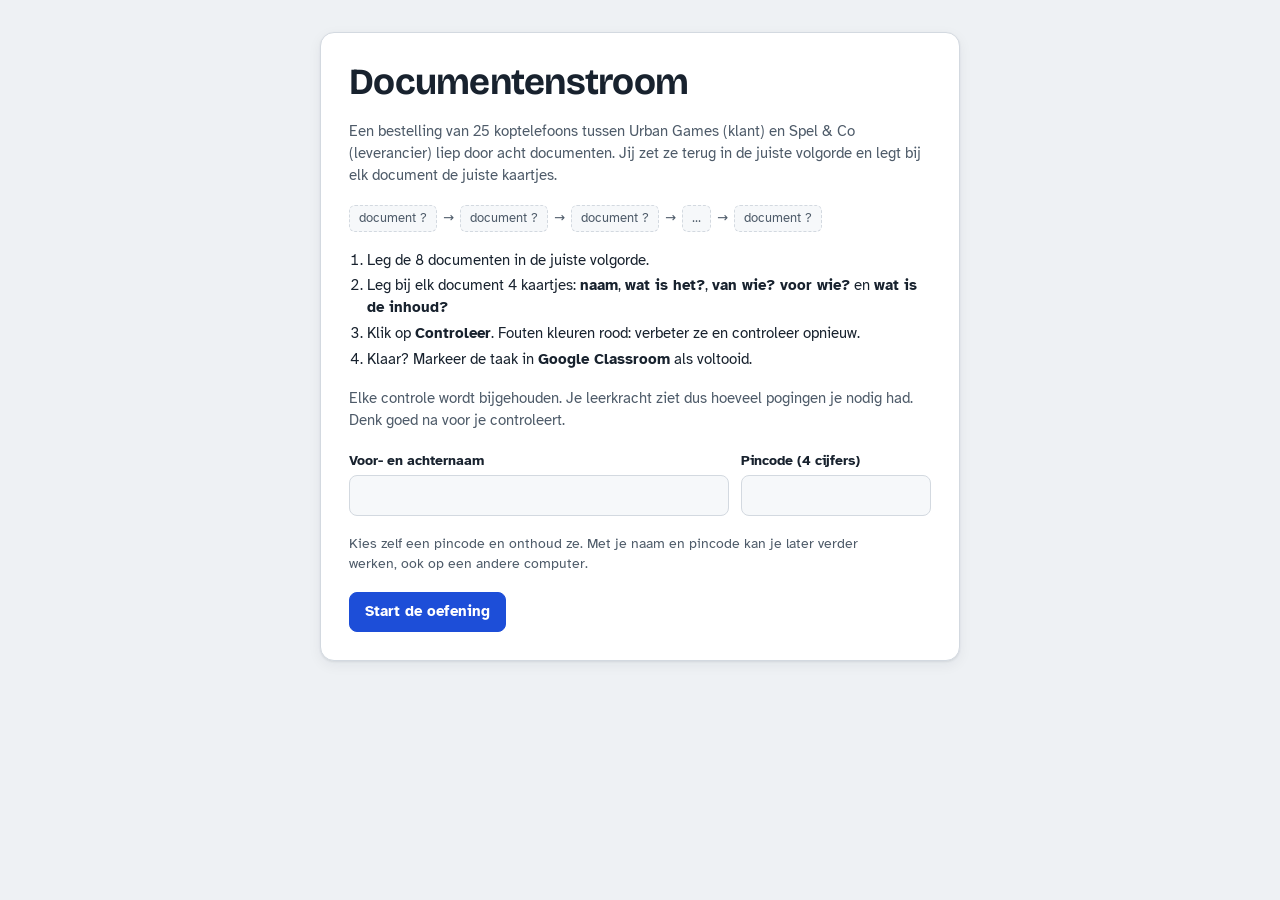
<file: index.html>
<!doctype html>
<html lang="nl">
<head>
<meta charset="utf-8">
<meta name="viewport" content="width=device-width, initial-scale=1, viewport-fit=cover">
<title>Documentenstroom</title>
<link rel="preconnect" href="https://fonts.googleapis.com">
<link rel="preconnect" href="https://fonts.gstatic.com" crossorigin>
<link rel="stylesheet" href="https://fonts.googleapis.com/css2?family=Atkinson+Hyperlegible:ital,wght@0,400;0,700;1,400&family=Bricolage+Grotesque:opsz,wght@12..96,600;12..96,800&display=swap">
<link rel="stylesheet" href="css/styles.css?v=20261020">
</head>
<body>

<!-- Startscherm -->
<section id="start" class="screen" hidden>
  <form id="startForm" class="start-card" novalidate>
    <h1>Documentenstroom</h1>
    <p>Een bestelling van 25 koptelefoons tussen Urban Games (klant) en Spel &amp; Co (leverancier) liep door acht documenten. Jij zet ze terug in de juiste volgorde en legt bij elk document de juiste kaartjes.</p>
    <div class="flow-strip" aria-hidden="true">
      <span>document ?</span>→<span>document ?</span>→<span>document ?</span>→<span>…</span>→<span>document ?</span>
    </div>
    <ol class="steps-how">
      <li>Leg de 8 documenten in de juiste volgorde.</li>
      <li>Leg bij elk document 4 kaartjes: <b>naam</b>, <b>wat is het?</b>, <b>van wie? voor wie?</b> en <b>wat is de inhoud?</b></li>
      <li>Klik op <b>Controleer</b>. Fouten kleuren rood: verbeter ze en controleer opnieuw.</li>
      <li>Klaar? Markeer de taak in <b>Google Classroom</b> als voltooid.</li>
    </ol>
    <p>Elke controle wordt bijgehouden. Je leerkracht ziet dus hoeveel pogingen je nodig had. Denk goed na voor je controleert.</p>
    <div id="resumeBox" class="resume" hidden>
      <span id="resumeText"></span>
      <button type="button" class="btn primary" id="resumeBtn">Verder werken</button>
    </div>
    <div class="fields">
      <div class="field">
        <label for="naam">Voor- en achternaam</label>
        <input id="naam" name="naam" autocomplete="name" required>
      </div>
      <div class="field" id="pinField" hidden>
        <label for="pin">Pincode (4 cijfers)</label>
        <input id="pin" name="pin" inputmode="numeric" pattern="[0-9]{4}" maxlength="4" autocomplete="off">
      </div>
    </div>
    <p id="pinHelp" class="muted" hidden>Kies zelf een pincode en onthoud ze. Met je naam en pincode kan je later verder werken, ook op een andere computer.</p>
    <p id="startError" class="form-error" hidden></p>
    <div><button class="btn primary" type="submit" id="startBtn">Start de oefening</button></div>
  </form>
</section>

<!-- Werkblad -->
<div id="work" hidden>
  <header class="topbar">
    <div class="brand">
      <h1>Documentenstroom</h1>
      <small id="who"></small>
    </div>
    <div class="spacer"></div>
    <div class="status">
      <span>Gelegd: <b id="placedCount">0/32</b></span>
      <div class="progress" aria-hidden="true"><span id="progressBar" style="width:0%"></span></div>
      <span>Controle: <b id="attemptCount">0</b></span>
      <span id="syncStatus" class="sync" hidden></span>
    </div>
    <button class="btn ghost small" type="button" id="handInBtn" hidden>Inleveren</button>
    <button class="btn primary" type="button" id="checkBtn" disabled>Controleer</button>
  </header>

  <main class="workspace" id="workspace">
    <section class="board" aria-label="Documentenstroom">
      <div id="feedback" class="feedback" hidden></div>
      <details class="help" id="help" open>
        <summary>Hoe werkt het?</summary>
        <ol>
          <li><b>Volgorde:</b> sleep een document (of de greep ⠿) naar een andere plaats. Of klik op ⠿ en daarna op de plaats waar het moet komen. De pijltjes werken ook.</li>
          <li><b>Kaartjes:</b> sleep een kaartje uit de stapel naar een vak. Of klik op een kaartje en daarna op een vak (of eerst het vak, dan het kaartje).</li>
          <li>Klik op een document om het groot te bekijken. Met × leg je een kaartje terug op de stapel.</li>
          <li>Kaartjes horen bij hun document: verplaats je een document, dan gaan de kaartjes mee.</li>
        </ol>
      </details>
      <ol class="stream" id="stream"></ol>
    </section>

    <aside class="pool" id="pool" data-drop="pool" aria-label="Stapel kaartjes">
      <div class="pool-head">
        <div class="pool-head-row">
          <h2>Kaartjes</h2>
          <button type="button" class="btn small ghost pool-toggle" id="poolToggle" aria-expanded="true">Verbergen</button>
        </div>
        <div class="tabs" role="tablist" id="tabs"></div>
        <p class="pool-hint" id="poolHint">Kies een kaartje en leg het bij een document.</p>
      </div>
      <div class="pool-list" id="poolList" role="tabpanel"></div>
    </aside>
  </main>
</div>

<!-- Eindscherm -->
<section id="result" class="screen" hidden>
  <div class="result-wrap" id="resultWrap"></div>
</section>

<!-- Vergroot document -->
<div class="modal" id="docModal" hidden>
  <div class="modal-inner" role="dialog" aria-modal="true" aria-labelledby="docModalTitle">
    <div class="modal-bar">
      <strong id="docModalTitle">Document</strong>
      <button class="btn small" type="button" id="docModalClose">Sluiten</button>
    </div>
    <div class="modal-body" id="docModalBody"></div>
  </div>
</div>

<!-- Bevestiging -->
<div class="modal" id="confirmModal" hidden>
  <div class="modal-inner" role="dialog" aria-modal="true" aria-labelledby="confirmTitle">
    <div class="confirm-body">
      <h2 id="confirmTitle">Bevestigen</h2>
      <p id="confirmText"></p>
      <div class="confirm-actions">
        <button class="btn" type="button" id="confirmNo">Annuleren</button>
        <button class="btn primary" type="button" id="confirmYes">Ja</button>
      </div>
    </div>
  </div>
</div>

<div class="toast" id="toast" role="status" hidden></div>

<script src="js/config.js?v=20261020"></script>
<script src="js/data.js?v=20261020"></script>
<script src="js/core.js?v=20261020"></script>
<script src="js/app.js?v=20261020"></script>
</body>
</html>
</file>
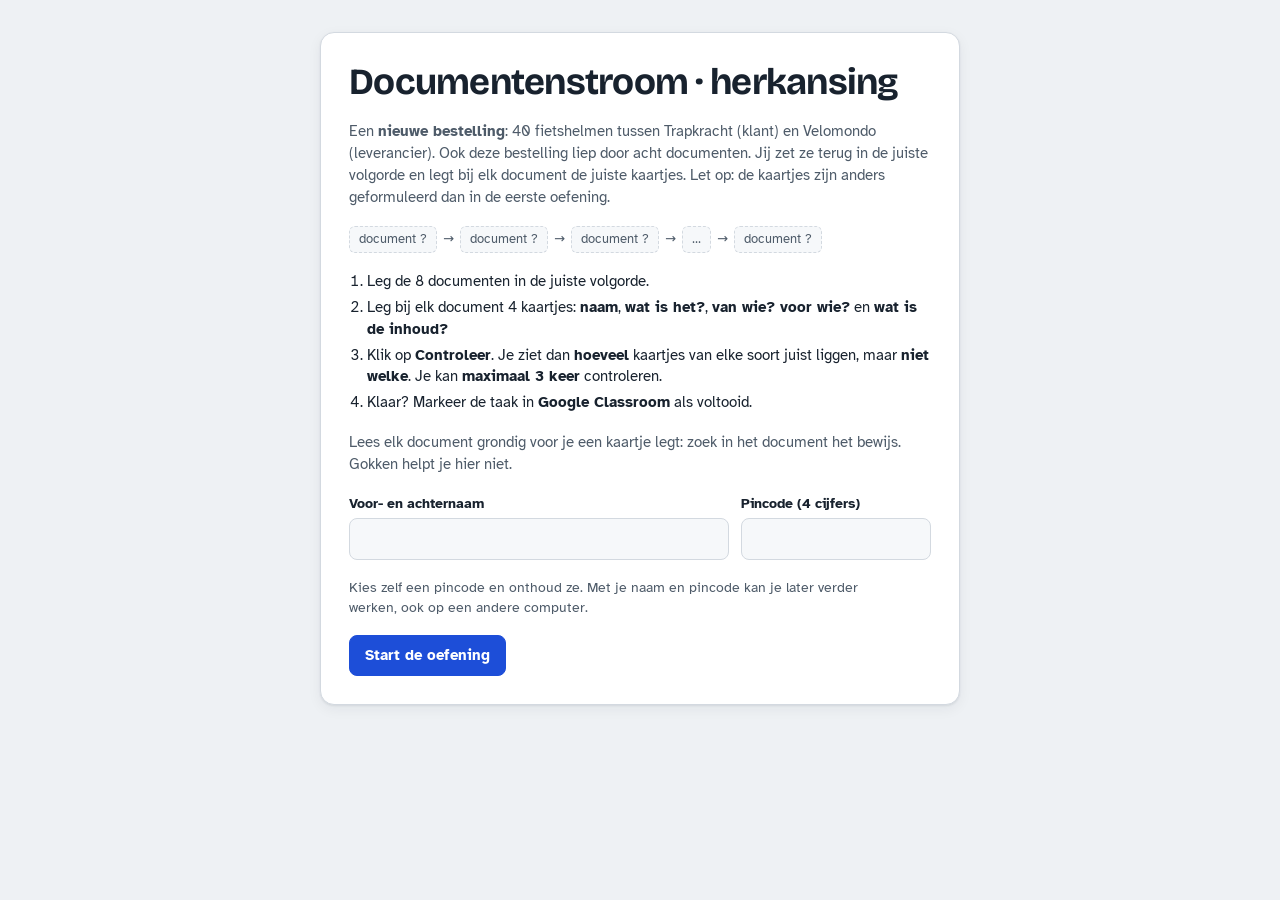
<file: herkansing.html>
<!doctype html>
<html lang="nl">
<head>
<meta charset="utf-8">
<meta name="viewport" content="width=device-width, initial-scale=1, viewport-fit=cover">
<title>Documentenstroom – herkansing</title>
<link rel="preconnect" href="https://fonts.googleapis.com">
<link rel="preconnect" href="https://fonts.gstatic.com" crossorigin>
<link rel="stylesheet" href="https://fonts.googleapis.com/css2?family=Atkinson+Hyperlegible:ital,wght@0,400;0,700;1,400&family=Bricolage+Grotesque:opsz,wght@12..96,600;12..96,800&display=swap">
<link rel="stylesheet" href="css/styles.css?v=20261020">
</head>
<body>

<!-- Startscherm -->
<section id="start" class="screen" hidden>
  <form id="startForm" class="start-card" novalidate>
    <h1>Documentenstroom · herkansing</h1>
    <p>Een <b>nieuwe bestelling</b>: 40 fietshelmen tussen Trapkracht (klant) en Velomondo (leverancier). Ook deze bestelling liep door acht documenten. Jij zet ze terug in de juiste volgorde en legt bij elk document de juiste kaartjes. Let op: de kaartjes zijn anders geformuleerd dan in de eerste oefening.</p>
    <div class="flow-strip" aria-hidden="true">
      <span>document ?</span>→<span>document ?</span>→<span>document ?</span>→<span>…</span>→<span>document ?</span>
    </div>
    <ol class="steps-how">
      <li>Leg de 8 documenten in de juiste volgorde.</li>
      <li>Leg bij elk document 4 kaartjes: <b>naam</b>, <b>wat is het?</b>, <b>van wie? voor wie?</b> en <b>wat is de inhoud?</b></li>
      <li>Klik op <b>Controleer</b>. Je ziet dan <b>hoeveel</b> kaartjes van elke soort juist liggen, maar <b>niet welke</b>. Je kan <b>maximaal 3 keer</b> controleren.</li>
      <li>Klaar? Markeer de taak in <b>Google Classroom</b> als voltooid.</li>
    </ol>
    <p>Lees elk document grondig voor je een kaartje legt: zoek in het document het bewijs. Gokken helpt je hier niet.</p>
    <div id="resumeBox" class="resume" hidden>
      <span id="resumeText"></span>
      <button type="button" class="btn primary" id="resumeBtn">Verder werken</button>
    </div>
    <div class="fields">
      <div class="field">
        <label for="naam">Voor- en achternaam</label>
        <input id="naam" name="naam" autocomplete="name" required>
      </div>
      <div class="field" id="pinField" hidden>
        <label for="pin">Pincode (4 cijfers)</label>
        <input id="pin" name="pin" inputmode="numeric" pattern="[0-9]{4}" maxlength="4" autocomplete="off">
      </div>
    </div>
    <p id="pinHelp" class="muted" hidden>Kies zelf een pincode en onthoud ze. Met je naam en pincode kan je later verder werken, ook op een andere computer.</p>
    <p id="startError" class="form-error" hidden></p>
    <div><button class="btn primary" type="submit" id="startBtn">Start de oefening</button></div>
  </form>
</section>

<!-- Werkblad -->
<div id="work" hidden>
  <header class="topbar">
    <div class="brand">
      <h1>Documentenstroom · herkansing</h1>
      <small id="who"></small>
    </div>
    <div class="spacer"></div>
    <div class="status">
      <span>Gelegd: <b id="placedCount">0/32</b></span>
      <div class="progress" aria-hidden="true"><span id="progressBar" style="width:0%"></span></div>
      <span>Controle: <b id="attemptCount">0</b></span>
      <span id="syncStatus" class="sync" hidden></span>
    </div>
    <button class="btn ghost small" type="button" id="handInBtn" hidden>Inleveren</button>
    <button class="btn primary" type="button" id="checkBtn" disabled>Controleer</button>
  </header>

  <main class="workspace" id="workspace">
    <section class="board" aria-label="Documentenstroom">
      <div id="feedback" class="feedback" hidden></div>
      <details class="help" id="help" open>
        <summary>Hoe werkt het?</summary>
        <ol>
          <li><b>Volgorde:</b> sleep een document (of de greep ⠿) naar een andere plaats. Of klik op ⠿ en daarna op de plaats waar het moet komen. De pijltjes werken ook.</li>
          <li><b>Kaartjes:</b> sleep een kaartje uit de stapel naar een vak. Of klik op een kaartje en daarna op een vak (of eerst het vak, dan het kaartje).</li>
          <li>Klik op een document om het groot te bekijken. Met × leg je een kaartje terug op de stapel.</li>
          <li>Kaartjes horen bij hun document: verplaats je een document, dan gaan de kaartjes mee.</li>
        </ol>
      </details>
      <ol class="stream" id="stream"></ol>
    </section>

    <aside class="pool" id="pool" data-drop="pool" aria-label="Stapel kaartjes">
      <div class="pool-head">
        <div class="pool-head-row">
          <h2>Kaartjes</h2>
          <button type="button" class="btn small ghost pool-toggle" id="poolToggle" aria-expanded="true">Verbergen</button>
        </div>
        <div class="tabs" role="tablist" id="tabs"></div>
        <p class="pool-hint" id="poolHint">Kies een kaartje en leg het bij een document.</p>
      </div>
      <div class="pool-list" id="poolList" role="tabpanel"></div>
    </aside>
  </main>
</div>

<!-- Eindscherm -->
<section id="result" class="screen" hidden>
  <div class="result-wrap" id="resultWrap"></div>
</section>

<!-- Vergroot document -->
<div class="modal" id="docModal" hidden>
  <div class="modal-inner" role="dialog" aria-modal="true" aria-labelledby="docModalTitle">
    <div class="modal-bar">
      <strong id="docModalTitle">Document</strong>
      <button class="btn small" type="button" id="docModalClose">Sluiten</button>
    </div>
    <div class="modal-body" id="docModalBody"></div>
  </div>
</div>

<!-- Bevestiging -->
<div class="modal" id="confirmModal" hidden>
  <div class="modal-inner" role="dialog" aria-modal="true" aria-labelledby="confirmTitle">
    <div class="confirm-body">
      <h2 id="confirmTitle">Bevestigen</h2>
      <p id="confirmText"></p>
      <div class="confirm-actions">
        <button class="btn" type="button" id="confirmNo">Annuleren</button>
        <button class="btn primary" type="button" id="confirmYes">Ja</button>
      </div>
    </div>
  </div>
</div>

<div class="toast" id="toast" role="status" hidden></div>

<script src="js/config.js?v=20261020"></script>
<script src="js/data-herkansing.js?v=20261020"></script>
<script src="js/core.js?v=20261020"></script>
<script src="js/app.js?v=20261020"></script>
</body>
</html>
</file>
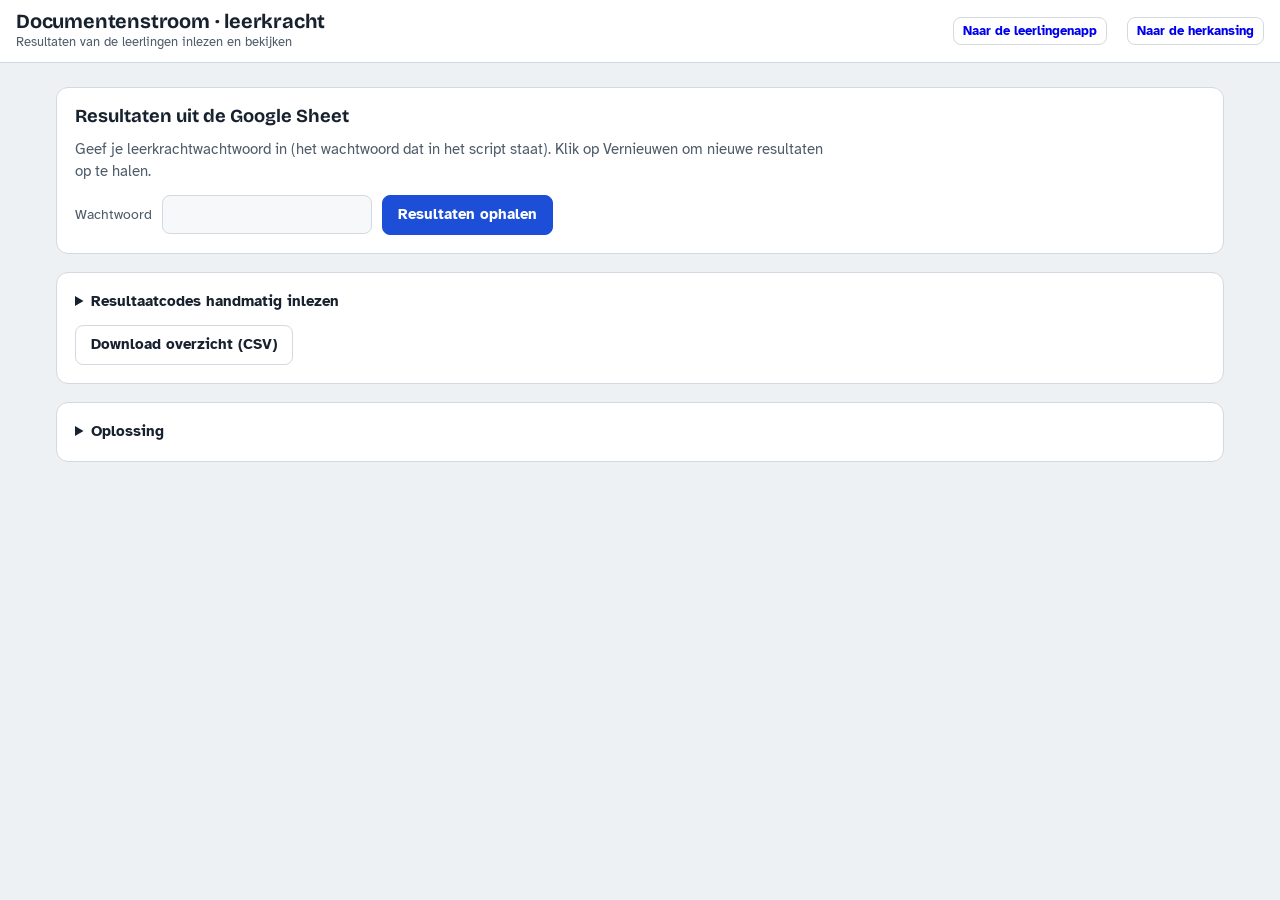
<file: leerkracht.html>
<!doctype html>
<html lang="nl">
<head>
<meta charset="utf-8">
<meta name="viewport" content="width=device-width, initial-scale=1, viewport-fit=cover">
<title>Documentenstroom – leerkracht</title>
<link rel="preconnect" href="https://fonts.googleapis.com">
<link rel="preconnect" href="https://fonts.gstatic.com" crossorigin>
<link rel="stylesheet" href="https://fonts.googleapis.com/css2?family=Atkinson+Hyperlegible:ital,wght@0,400;0,700;1,400&family=Bricolage+Grotesque:opsz,wght@12..96,600;12..96,800&display=swap">
<link rel="stylesheet" href="css/styles.css?v=20261020">
<style>
  .teacher { max-width: 1200px; margin: 0 auto; padding-block: 24px 60px; padding-inline: 16px; display: grid; gap: 18px; }
  .panel { background: var(--surface); border: 1px solid var(--line); border-radius: 12px; padding: 18px; display: grid; gap: 12px; min-width: 0; }
  .panel h2 { font-size: 1.15rem; }
  .panel p { margin: 0; color: var(--ink-2); max-width: 75ch; }
  .input-row { display: flex; flex-wrap: wrap; gap: 10px; align-items: center; }
  #codes { min-height: 110px; font: .78rem/1.4 ui-monospace, Consolas, monospace; }
  .errors { color: var(--bad); font-size: .88rem; margin: 0; padding-left: 1.2em; }
  .matrix tr.clickable { cursor: pointer; }
  .matrix tr.clickable:hover td { background: var(--accent-soft); }
  .matrix tr.active td { background: var(--accent-soft); }
  .detail-head { display: flex; flex-wrap: wrap; justify-content: space-between; gap: 10px; align-items: baseline; }
  .attempts { display: grid; gap: 10px; }
  .attempt { border: 1px solid var(--line); border-radius: 10px; padding: 10px 14px; background: var(--surface-2); }
  .attempt h3 { font-size: .98rem; display: flex; gap: 10px; align-items: center; flex-wrap: wrap; }
  .attempt ul { margin: 6px 0 0; padding-left: 1.2em; font-size: .88rem; }
  .attempt .none { color: var(--ok); font-size: .88rem; margin-top: 4px; }
  .warnflag { color: var(--bad); font-weight: 700; }
  .heat td.c { font-variant-numeric: tabular-nums; }
  .sol { columns: 2 260px; margin: 0; padding-left: 1.3em; }
  .muted { color: var(--ink-2); font-size: .85rem; }
  .pw { font: inherit; padding: .5em .7em; border-radius: 8px; border: 1px solid var(--line); background: var(--surface-2); color: var(--ink); width: 14em; max-width: 100%; }
  #manualBox[open] > *:not(summary) { margin-top: 10px; }
  .status-pill { white-space: nowrap; }
</style>
</head>
<body>
<header class="topbar">
  <div class="brand">
    <h1>Documentenstroom · leerkracht</h1>
    <small>Resultaten van de leerlingen inlezen en bekijken</small>
  </div>
  <div class="spacer"></div>
  <a class="btn small" href="index.html">Naar de leerlingenapp</a>
  <a class="btn small" href="herkansing.html">Naar de herkansing</a>
</header>

<main class="teacher">
  <section class="panel" id="livePanel">
    <h2>Resultaten uit de Google Sheet</h2>
    <p id="liveIntro">Geef je leerkrachtwachtwoord in (het wachtwoord dat in het script staat). Klik op Vernieuwen om nieuwe resultaten op te halen.</p>
    <form class="input-row" id="loginForm">
      <label for="pw" class="muted">Wachtwoord</label>
      <input id="pw" type="password" autocomplete="current-password" class="pw">
      <button class="btn primary" type="submit" id="loginBtn">Resultaten ophalen</button>
      <button class="btn" type="button" id="refreshBtn" hidden>Vernieuwen</button>
      <span class="muted" id="liveStatus"></span>
    </form>
    <p class="form-error" id="liveError" hidden></p>
  </section>

  <section class="panel">
    <details id="manualBox">
      <summary><b>Resultaatcodes handmatig inlezen</b></summary>
      <p>Plak resultaatcodes hieronder (één of meerdere, elk op een nieuwe regel). Je vindt de code op het eindscherm van de leerling onder “Voor de leerkracht”.</p>
      <textarea id="codes" placeholder="DS1.eyJ2Ijox…" aria-label="Resultaatcodes"></textarea>
      <div class="input-row">
        <button class="btn" type="button" id="readBtn">Codes inlezen</button>
        <button class="btn ghost" type="button" id="clearBtn">Ingeplakte codes wissen</button>
      </div>
      <ul class="errors" id="errors" hidden></ul>
    </details>
    <div class="input-row"><button class="btn ghost" type="button" id="csvBtn" disabled>Download overzicht (CSV)</button></div>
  </section>

  <section class="panel" id="overviewPanel" hidden>
    <h2>Klasoverzicht</h2>
    <p>Klik op een leerling voor de details. De inschatting kijkt vooral naar de <b>eerste controle</b>: wie het kent, heeft het meteen (bijna) juist. Wie veel controles nodig heeft of juiste antwoorden weer omwisselt, heeft waarschijnlijk gegokt.</p>
    <div class="matrix-wrap"><table class="matrix" id="overview"></table></div>
    <div class="legend">
      <span class="pill good">Kent het</span> ≥ 90 % juist bij 1e controle
      <span class="pill ok">Grotendeels</span> ≥ 70 % en max. 4 controles
      <span class="pill warn">Twijfelt</span>
      <span class="pill bad">Waarschijnlijk gegokt</span> &lt; 50 % bij 1e controle, ≥ 6 controles of vaak juist → fout
    </div>
  </section>

  <section class="panel" id="detailPanel" hidden></section>

  <section class="panel" id="classPanel" hidden>
    <h2>Wat kent de klas?</h2>
    <p>Percentage leerlingen dat het onderdeel <b>bij de eerste controle</b> juist had (zonder herkansingen).</p>
    <div class="matrix-wrap"><table class="matrix heat" id="classTable"></table></div>
  </section>

  <section class="panel">
    <details>
      <summary><b>Oplossing</b></summary>
      <ol class="sol" id="solution"></ol>
      <p class="muted">Bij elk document horen de kaartjes naam, wat is het?, van wie? voor wie? en wat is de inhoud? uit de bundel “Logistiek en commerciële documenten”.</p>
    </details>
  </section>
</main>

<script src="js/config.js?v=20261020"></script>
<script src="js/data.js?v=20261020"></script>
<script src="js/core.js?v=20261020"></script>
<script src="js/leerkracht.js?v=20261020"></script>
</body>
</html>
</file>
<file: css/styles.css>
/* Layout: links de documentenstroom (8 genummerde plaatsen, elk met 4 kaartvakken),
   rechts de stapel kaartjes. Op smallere schermen schuift de stapel onderaan. */
:root {
  --bg: #eef1f4;
  --surface: #ffffff;
  --surface-2: #f6f8fa;
  --line: #d3d9e0;
  --ink: #18222e;
  --ink-2: #4e5b69;
  --accent: #1d4ed8;
  --accent-soft: #dce6fd;

  --t-naam: #334155;   --t-naam-bg: #eef1f5;
  --t-wat: #9a5b00;    --t-wat-bg: #fdf3e1;
  --t-wie: #7c3a8c;    --t-wie-bg: #f6ebf8;
  --t-inhoud: #0f6b63; --t-inhoud-bg: #e3f4f1;

  --ok: #157f3b;  --ok-bg: #e2f5e8;
  --bad: #c0262d; --bad-bg: #fde8e8;
  --warn: #a85d00; --warn-bg: #fff1dc;

  --paper: #ffffff;
  --paper-ink: #1a1a1a;
  --paper-fill: #1f5fbf;
  --paper-head: #f26b3a;

  --f-display: "Bricolage Grotesque", "Segoe UI", system-ui, sans-serif;
  --f-body: "Atkinson Hyperlegible", "Segoe UI", system-ui, sans-serif;
  --f-doc: Calibri, Carlito, "Segoe UI", Arial, sans-serif;

  --r: 10px;
  --shadow: 0 1px 2px rgba(20, 30, 45, .08), 0 4px 14px rgba(20, 30, 45, .06);
}
@media (prefers-color-scheme: dark) {
  :root:not([data-theme="light"]) {
    --bg: #11161d; --surface: #19202a; --surface-2: #1f2834; --line: #2e3a49;
    --ink: #e6ebf1; --ink-2: #9daabb; --accent: #7aa2ff; --accent-soft: #23345c;
    --t-naam: #c4cedb; --t-naam-bg: #252e3a;
    --t-wat: #f2b65a; --t-wat-bg: #3a2c14;
    --t-wie: #d7a2e6; --t-wie-bg: #34233b;
    --t-inhoud: #6fd3c6; --t-inhoud-bg: #163430;
    --ok: #5ed38a; --ok-bg: #173323; --bad: #ff8a8f; --bad-bg: #3d1c1f; --warn: #f2b65a; --warn-bg: #3a2c14;
    --shadow: 0 1px 2px rgba(0,0,0,.4), 0 4px 14px rgba(0,0,0,.3);
    color-scheme: dark;
  }
}
:root[data-theme="dark"] {
  --bg: #11161d; --surface: #19202a; --surface-2: #1f2834; --line: #2e3a49;
  --ink: #e6ebf1; --ink-2: #9daabb; --accent: #7aa2ff; --accent-soft: #23345c;
  --t-naam: #c4cedb; --t-naam-bg: #252e3a;
  --t-wat: #f2b65a; --t-wat-bg: #3a2c14;
  --t-wie: #d7a2e6; --t-wie-bg: #34233b;
  --t-inhoud: #6fd3c6; --t-inhoud-bg: #163430;
  --ok: #5ed38a; --ok-bg: #173323; --bad: #ff8a8f; --bad-bg: #3d1c1f; --warn: #f2b65a; --warn-bg: #3a2c14;
  --shadow: 0 1px 2px rgba(0,0,0,.4), 0 4px 14px rgba(0,0,0,.3);
  color-scheme: dark;
}

* { box-sizing: border-box; }
html, body { margin: 0; }
body {
  background: var(--bg);
  color: var(--ink);
  font: 15px/1.45 var(--f-body);
  -webkit-font-smoothing: antialiased;
}
h1, h2, h3 { font-family: var(--f-display); line-height: 1.15; text-wrap: balance; margin: 0; }
button { font: inherit; color: inherit; }
:focus-visible { outline: 3px solid var(--accent); outline-offset: 2px; }
[hidden] { display: none !important; }

/* ---------- knoppen ---------- */
.btn {
  display: inline-flex; align-items: center; gap: .45em;
  padding: .55em 1em; border-radius: 8px; border: 1px solid var(--line);
  background: var(--surface); cursor: pointer; font-weight: 700; white-space: nowrap;
}
a.btn { text-decoration: none; }
.btn:hover { border-color: var(--ink-2); }
.btn.primary { background: var(--accent); border-color: var(--accent); color: #fff; }
:root[data-theme="dark"] .btn.primary { color: #0b1020; }
@media (prefers-color-scheme: dark) { :root:not([data-theme="light"]) .btn.primary { color: #0b1020; } }
.btn.primary:disabled { opacity: .45; cursor: not-allowed; }
.btn.ghost { background: transparent; }
.btn.small { padding: .3em .7em; font-size: .87em; }

/* ---------- topbalk ---------- */
.topbar {
  position: sticky; top: env(safe-area-inset-top, 0px); z-index: 30;
  display: flex; flex-wrap: wrap; align-items: center; gap: 12px 20px;
  padding: 10px 16px; background: var(--surface); border-bottom: 1px solid var(--line);
}
.brand { display: flex; flex-direction: column; min-width: 0; }
.brand h1 { font-size: 1.25rem; letter-spacing: -.01em; }
.brand small { color: var(--ink-2); font-size: .82rem; }
.topbar .spacer { flex: 1; }
.status { display: flex; align-items: center; gap: 14px; flex-wrap: wrap; font-size: .9rem; color: var(--ink-2); }
.status b { color: var(--ink); font-variant-numeric: tabular-nums; }
.progress { width: 120px; height: 8px; border-radius: 99px; background: var(--surface-2); border: 1px solid var(--line); overflow: hidden; }
.progress > span { display: block; height: 100%; background: var(--accent); transition: width .25s; }

/* ---------- startscherm ---------- */
.screen { padding-block: 32px; padding-inline: 16px; }
.start-card {
  max-width: 640px; margin: 0 auto; background: var(--surface); border: 1px solid var(--line);
  border-radius: 14px; padding: 28px; box-shadow: var(--shadow); display: grid; gap: 18px;
}
.start-card h1 { font-size: clamp(1.7rem, 4vw, 2.3rem); letter-spacing: -.02em; }
.start-card p { margin: 0; color: var(--ink-2); max-width: 60ch; }
.flow-strip { display: flex; flex-wrap: wrap; gap: 6px; align-items: center; font-size: .82rem; color: var(--ink-2); }
.flow-strip span { padding: 3px 9px; border: 1px dashed var(--line); border-radius: 6px; background: var(--surface-2); }
.fields { display: grid; grid-template-columns: 2fr 1fr; gap: 12px; }
.field { display: grid; gap: 4px; }
.field label { font-weight: 700; font-size: .9rem; }
.field input, textarea {
  font: inherit; padding: .6em .75em; border-radius: 8px; border: 1px solid var(--line);
  background: var(--surface-2); color: var(--ink); width: 100%;
}
.steps-how { margin: 0; padding-left: 1.2em; display: grid; gap: 4px; color: var(--ink); }
.resume { padding: 12px 14px; border-radius: 10px; background: var(--accent-soft); display: flex; flex-wrap: wrap; gap: 10px; align-items: center; justify-content: space-between; }
.form-error { color: var(--bad); font-weight: 700; margin: 0; }

/* ---------- werkblad ---------- */
.workspace {
  display: grid; grid-template-columns: minmax(0, 1fr) 360px; gap: 20px;
  padding-block: 18px 40px; padding-inline: 16px; max-width: 1600px; margin: 0 auto;
}
.board { min-width: 0; display: grid; gap: 14px; align-content: start; }

.feedback {
  border-radius: var(--r); padding: 12px 16px; border: 1px solid var(--line); background: var(--surface);
  display: flex; flex-wrap: wrap; gap: 8px 16px; align-items: center; justify-content: space-between;
}
.feedback.good { background: var(--ok-bg); border-color: var(--ok); }
.feedback.bad { background: var(--bad-bg); border-color: var(--bad); }
.feedback p { margin: 0; }
.type-score { list-style: none; margin: 8px 0; padding: 0; display: flex; flex-wrap: wrap; gap: 6px; }
.type-score li { display: flex; gap: 8px; align-items: baseline; padding: 4px 10px; border-radius: 8px; background: var(--surface); border: 1px solid var(--line); font-size: .9rem; }
.type-score li b { font-variant-numeric: tabular-nums; }
.type-score li.ok { border-color: var(--ok); color: var(--ok); }
.feedback .type-score, .feedback .type-score ~ p { flex-basis: 100%; }

.help { background: var(--surface); border: 1px solid var(--line); border-radius: var(--r); padding: 10px 16px; }
.help summary { cursor: pointer; font-weight: 700; }
.help ol { margin: 8px 0 4px; padding-left: 1.3em; display: grid; gap: 3px; }

.stream { list-style: none; margin: 0; padding: 0; display: grid; gap: 12px; counter-reset: none; }
.row {
  display: grid; grid-template-columns: 52px 168px minmax(0, 1fr); gap: 14px;
  background: var(--surface); border: 1px solid var(--line); border-radius: 12px; padding: 12px;
  position: relative;
}
.row.drop-hover { outline: 3px dashed var(--accent); outline-offset: 2px; }
.row.selected { border-color: var(--accent); box-shadow: 0 0 0 2px var(--accent); }
.row.pos-ok .slot-no { background: var(--ok); color: #fff; border-color: var(--ok); }
.row.pos-bad .slot-no { background: var(--bad); color: #fff; border-color: var(--bad); }

.slot { display: flex; flex-direction: column; align-items: center; gap: 6px; }
.slot-no {
  width: 40px; height: 40px; border-radius: 50%; display: grid; place-items: center;
  font: 800 1.15rem var(--f-display); border: 2px solid var(--line); background: var(--surface-2);
  font-variant-numeric: tabular-nums;
}
.grip {
  width: 40px; min-height: 40px; border-radius: 8px; border: 1px solid var(--line); background: var(--surface-2);
  cursor: grab; display: grid; place-items: center; touch-action: none; font-size: 1.1rem; line-height: 1;
}
.grip:hover { border-color: var(--ink-2); }
.arrow { width: 40px; border: 1px solid var(--line); background: transparent; border-radius: 6px; cursor: pointer; padding: 2px 0; color: var(--ink-2); }
.arrow:disabled { opacity: .3; cursor: default; }

.docbox { display: grid; gap: 8px; align-content: start; }
.thumb {
  display: block; width: 168px; height: 226px; overflow: hidden; position: relative; padding: 0;
  border: 1px solid var(--line); border-radius: 6px; background: var(--paper); cursor: zoom-in;
}
.thumb .paper { transform: scale(.2625); transform-origin: top left; pointer-events: none; }
.thumb .zoom-hint {
  position: absolute; right: 6px; bottom: 6px; background: rgba(15, 23, 42, .78); color: #fff;
  font-size: .72rem; padding: 2px 7px; border-radius: 99px;
}

.zones { display: grid; grid-template-columns: repeat(3, minmax(0, 1fr)); gap: 10px; align-content: start; }

.zone {
  border: 2px dashed var(--line); border-radius: 9px; min-height: 64px; display: flex; flex-direction: column;
  background: var(--surface-2);
}
.zone.naam { min-height: 46px; }
.zone .zone-empty {
  flex: 1; display: flex; align-items: center; justify-content: center; gap: 6px; padding: 8px;
  background: transparent; border: 0; cursor: pointer; color: var(--ink-2); font-size: .82rem; text-align: center;
  border-radius: 7px;
}
.zone .zone-empty:hover { background: var(--accent-soft); color: var(--ink); }
.zone.filled { border-style: solid; border-color: transparent; background: transparent; }
.zone.target { border-color: var(--accent); background: var(--accent-soft); }
.zone.drop-hover { border-color: var(--accent); border-style: solid; background: var(--accent-soft); }
.zone.ok .card { box-shadow: 0 0 0 2px var(--ok); }
.zone.bad .card { box-shadow: 0 0 0 2px var(--bad); }
.zone .mark { font-size: .78rem; font-weight: 700; padding: 2px 4px 0; }
.zone.ok .mark { color: var(--ok); }
.zone.bad .mark { color: var(--bad); }

/* ---------- kaartjes ---------- */
.card {
  display: block; width: 100%; text-align: left; cursor: grab; padding: 8px 10px 9px;
  border-radius: 8px; border: 1px solid var(--line); background: var(--surface); box-shadow: var(--shadow);
  font-size: .84rem; line-height: 1.35; position: relative; touch-action: manipulation;
}
.card:hover { border-color: var(--ink-2); }
.card.selected { box-shadow: 0 0 0 3px var(--accent); border-color: var(--accent); }
.card .chip {
  display: inline-block; font-size: .68rem; font-weight: 700; letter-spacing: .05em; text-transform: uppercase;
  padding: 1px 7px; border-radius: 99px; margin-bottom: 4px;
}
.card p { margin: 0 0 .35em; }
.card p:last-child { margin-bottom: 0; }
.card ul { margin: .2em 0 .4em; padding-left: 1.1em; }
.card ul.steps { list-style: none; padding-left: 0; }
.card ul.steps li { margin: 1px 0; }
.card.t-naam { font: 700 1rem var(--f-display); padding: 9px 12px; }
.card.t-naam .chip { display: none; }
.t-naam .chip, .chip.t-naam { background: var(--t-naam-bg); color: var(--t-naam); }
.t-wat .chip, .chip.t-wat { background: var(--t-wat-bg); color: var(--t-wat); }
.t-wie .chip, .chip.t-wie { background: var(--t-wie-bg); color: var(--t-wie); }
.t-inhoud .chip, .chip.t-inhoud { background: var(--t-inhoud-bg); color: var(--t-inhoud); }
.card.t-wat { border-left: 4px solid var(--t-wat); }
.card.t-wie { border-left: 4px solid var(--t-wie); }
.card.t-inhoud { border-left: 4px solid var(--t-inhoud); }
.card.t-naam { border-left: 4px solid var(--t-naam); }
.zone .card { box-shadow: none; }
.zone .card .remove {
  position: absolute; top: 4px; right: 4px; width: 22px; height: 22px; border-radius: 50%;
  border: 1px solid var(--line); background: var(--surface); font-size: .8rem; line-height: 1; cursor: pointer;
  display: grid; place-items: center; color: var(--ink-2);
}
.zone .card.t-naam .remove { top: 50%; transform: translateY(-50%); }

/* ---------- stapel ---------- */
.pool {
  position: sticky; top: calc(env(safe-area-inset-top, 0px) + 76px); align-self: start;
  max-height: calc(100vh - 96px); display: flex; flex-direction: column;
  background: var(--surface); border: 1px solid var(--line); border-radius: 12px; overflow: hidden;
}
.pool.drop-hover { outline: 3px dashed var(--accent); }
.pool-head { padding: 12px 14px 8px; border-bottom: 1px solid var(--line); display: grid; gap: 8px; }
.pool-head h2 { font-size: 1.05rem; }
.pool-head .pool-toggle { display: none; }
.tabs { display: grid; grid-template-columns: repeat(4, 1fr); gap: 4px; }
.tab {
  border: 1px solid var(--line); background: var(--surface-2); border-radius: 7px; padding: 5px 4px;
  cursor: pointer; font-size: .78rem; font-weight: 700; display: grid; justify-items: center; gap: 1px; line-height: 1.15;
}
.tab .count { font-variant-numeric: tabular-nums; font-size: .74rem; color: var(--ink-2); font-weight: 400; }
.tab[aria-selected="true"] { border-color: var(--accent); background: var(--accent-soft); }
.tabs .tab.all-ok { border: 2px solid var(--ok); background: var(--ok-bg); }
.tab.all-ok .count { color: var(--ok); font-weight: 700; }
.tab.t-naam[aria-selected="true"] { border-color: var(--t-naam); }
.tab.t-wat[aria-selected="true"] { border-color: var(--t-wat); }
.tab.t-wie[aria-selected="true"] { border-color: var(--t-wie); }
.tab.t-inhoud[aria-selected="true"] { border-color: var(--t-inhoud); }
.pool-hint { font-size: .8rem; color: var(--ink-2); margin: 0; }
.pool-list { overflow-y: auto; padding: 12px 14px 16px; display: grid; gap: 10px; align-content: start; flex: 1; }
.pool-empty { color: var(--ink-2); font-size: .9rem; text-align: center; padding: 20px 8px; }

/* ---------- slepen ---------- */
.drag-ghost {
  position: fixed; z-index: 100; pointer-events: none; opacity: .92; transform: rotate(-1.5deg);
  box-shadow: 0 12px 30px rgba(0, 0, 0, .25);
}
body.dragging, body.dragging * { cursor: grabbing !important; user-select: none; }
body.dragging .dragging-src { opacity: .35; }

/* ---------- modaal ---------- */
.modal {
  position: fixed; inset: 0; z-index: 80; background: rgba(10, 15, 25, .6);
  display: grid; place-items: center; padding: 16px;
}
.modal-inner {
  background: var(--surface); border-radius: 12px; max-width: 100%; max-height: 100%;
  display: flex; flex-direction: column; overflow: hidden; box-shadow: 0 20px 60px rgba(0,0,0,.35);
}
.modal-bar { display: flex; justify-content: space-between; align-items: center; gap: 12px; padding: 10px 14px; border-bottom: 1px solid var(--line); }
.modal-body { overflow: auto; padding: 16px; background: var(--surface-2); }
.modal-body .paper { margin: 0 auto; box-shadow: var(--shadow); }
.confirm-body { padding: 18px; display: grid; gap: 14px; max-width: 480px; }
.confirm-body p { margin: 0; }
.confirm-actions { display: flex; gap: 10px; justify-content: flex-end; flex-wrap: wrap; }

/* ---------- eindscherm ---------- */
.result-wrap { max-width: 980px; margin: 0 auto; display: grid; gap: 18px; }
.result-head { background: var(--surface); border: 1px solid var(--line); border-radius: 14px; padding: 24px; display: grid; gap: 10px; }
.result-head h1 { font-size: clamp(1.5rem, 3.5vw, 2rem); }
.kpis { display: flex; flex-wrap: wrap; gap: 10px; }
.kpi { border: 1px solid var(--line); border-radius: 10px; padding: 8px 14px; background: var(--surface-2); }
.kpi b { display: block; font: 800 1.35rem var(--f-display); font-variant-numeric: tabular-nums; }
.kpi span { font-size: .8rem; color: var(--ink-2); }
.code-box { background: var(--surface); border: 2px solid var(--accent); border-radius: 14px; padding: 20px; display: grid; gap: 10px; }
.code-box textarea { font: .78rem/1.4 ui-monospace, Consolas, monospace; min-height: 90px; resize: vertical; word-break: break-all; }
.code-actions { display: flex; gap: 10px; flex-wrap: wrap; align-items: center; }
.copied { color: var(--ok); font-weight: 700; }
.code-actions .spacer { flex: 1; }
.teacher-box { display: grid; gap: 12px; }
.teacher-box[open] > *:not(summary) { margin-top: 12px; }
.teacher-box textarea { font: .75rem/1.4 ui-monospace, Consolas, monospace; min-height: 70px; word-break: break-all; }
.attempts { display: grid; gap: 8px; }
.attempt { border: 1px solid var(--line); border-radius: 10px; padding: 8px 12px; background: var(--surface-2); }
.attempt h3 { font-size: .95rem; }
.attempt ul { margin: 6px 0 0; padding-left: 1.2em; font-size: .86rem; }
.attempt p { margin: 4px 0 0; color: var(--ok); }
.muted { color: var(--ink-2); font-size: .85rem; margin: 0; }
.sync { font-size: .82rem; padding: 2px 9px; border-radius: 99px; background: var(--surface-2); border: 1px solid var(--line); }
.sync.ok { color: var(--ok); border-color: var(--ok); background: var(--ok-bg); }
.sync.busy { color: var(--ink-2); }
.sync.err { color: var(--bad); border-color: var(--bad); background: var(--bad-bg); }
.fields { grid-template-columns: 2fr 1fr; }
.fields.single { grid-template-columns: 1fr; }

.matrix-wrap { overflow-x: auto; background: var(--surface); border: 1px solid var(--line); border-radius: 12px; }
table.matrix { border-collapse: collapse; width: 100%; font-size: .88rem; }
.matrix th, .matrix td { padding: 7px 10px; border-bottom: 1px solid var(--line); text-align: left; white-space: nowrap; }
.matrix th { font-size: .76rem; text-transform: uppercase; letter-spacing: .04em; color: var(--ink-2); background: var(--surface-2); }
.matrix td.c, .matrix th.c { text-align: center; }
.pill { display: inline-block; min-width: 2.2em; text-align: center; padding: 1px 8px; border-radius: 99px; font-weight: 700; font-size: .8rem; font-variant-numeric: tabular-nums; }
.pill.good { background: var(--ok-bg); color: var(--ok); }
.pill.ok { background: var(--accent-soft); color: var(--accent); }
.pill.warn { background: var(--warn-bg); color: var(--warn); }
.pill.bad { background: var(--bad-bg); color: var(--bad); }
.pill.none { background: var(--surface-2); color: var(--ink-2); }
.matrix.rounds small { margin-left: 6px; font-weight: 700; font-size: .76rem; font-variant-numeric: tabular-nums; }
.matrix.rounds small.up { color: var(--ok); }
.matrix.rounds small.down { color: var(--bad); }
.legend { display: flex; flex-wrap: wrap; gap: 10px; font-size: .82rem; color: var(--ink-2); align-items: center; }

/* ---------- toast ---------- */
.toast {
  position: fixed; left: 50%; bottom: calc(20px + env(safe-area-inset-bottom, 0px)); transform: translateX(-50%);
  background: var(--ink); color: var(--bg); padding: 10px 16px; border-radius: 10px; z-index: 120;
  font-weight: 700; max-width: calc(100% - 32px); box-shadow: var(--shadow);
}

/* ---------- documenten (papier, altijd licht) ---------- */
.paper {
  width: 640px; background: var(--paper); color: var(--paper-ink); font: 14px/1.4 var(--f-doc);
  padding: 34px 38px 26px; min-height: 860px; display: flex; flex-direction: column; text-align: left;
}
.paper p { margin: 0 0 .8em; }
.paper .blank { letter-spacing: .05em; color: #555; }
.paper .fill { color: var(--paper-fill); }
.paper .logo { width: 92px; height: auto; }
.paper .sig { height: 52px; width: auto; display: block; margin: 6px 0 2px; }
.paper .doc-head { display: flex; justify-content: space-between; align-items: flex-start; margin-bottom: 18px; }
.paper .doc-title { font-weight: 700; font-size: 16px; display: flex; gap: 14px; align-items: baseline; flex-wrap: wrap; }
.paper .doc-title .fill { font-weight: 400; font-size: 18px; }
.paper .doc-title .sub { flex-basis: 100%; font-weight: 400; font-size: 15px; color: #444; margin-top: -4px; }
.paper .doc-title.xl { font-size: 26px; }
.paper .addr-row { display: flex; justify-content: space-between; align-items: flex-end; gap: 20px; margin-bottom: 20px; }
.paper .addr { font-size: 15px; line-height: 1.45; }
.paper .addr.right { text-align: right; }
.paper .meta-list { display: grid; gap: 2px; margin: 0 0 16px; }
.paper .meta-list div { display: grid; grid-template-columns: 190px 1fr; }
.paper .meta-list .fill { font-size: 16px; }
.paper .small { font-size: 13px; }
.paper .lead { font-size: 17px; font-weight: 600; line-height: 1.3; }
.paper table.t { border-collapse: collapse; width: 100%; margin: 4px 0 14px; font-size: 13px; }
.paper .t th { background: var(--paper-head); color: #1a1a1a; font-weight: 600; padding: 4px 6px; border: 1px solid #555; text-align: center; line-height: 1.2; }
.paper .t td { border: 1px solid #555; padding: 3px 6px; }
.paper .t td.n { text-align: right; }
.paper .t td.c { text-align: center; }
.paper .t td.big { font-size: 17px; text-align: center; }
.paper .t.plain th { background: #fff; border-color: #222; }
.paper .t.mini { width: auto; min-width: 300px; }
.paper .right-block { margin-left: auto; }
.paper .total { display: flex; justify-content: flex-end; gap: 20px; margin: 0 0 14px; font-size: 15px; }
.paper .total.big { font-size: 19px; }
.paper .pay { display: grid; grid-template-columns: 200px 30px 140px; margin: 6px 0 16px auto; border: 1px solid #555; font-size: 14px; }
.paper .pay span:first-child { background: var(--paper-head); padding: 3px 8px; font-weight: 700; }
.paper .pay span, .paper .pay b { padding: 3px 8px; }
.paper .pay b { text-align: right; }
.paper .sign-row { display: grid; grid-template-columns: 1fr 1fr; gap: 20px; margin: 10px 0 16px; padding: 8px 10px; border: 1px solid #ddd; border-radius: 10px; }
.paper .sign-lbl { display: flex; gap: 14px; font-size: 13px; }
.paper .sign-solo { margin: 10px 0 18px; }
.paper .sign-solo .sign-lbl { font-size: 15px; gap: 26px; }
.paper .sign-solo .sig { margin-left: 170px; }
.paper .doc-foot { margin-top: auto; font-size: 12.5px; padding-top: 14px; }
.paper .foot-top { display: flex; justify-content: space-between; border-top: 1.5px solid #333; border-bottom: 1px solid #333; padding: 2px 0; font-size: 14px; }
.paper .foot-grid { display: grid; grid-template-columns: 1fr 1fr; padding-top: 4px; line-height: 1.55; }
.paper .foot-grid .r { text-align: right; }
.paper .mail-head { border-left: 3px solid #c8ccd2; padding: 4px 0 4px 14px; margin: 0 0 22px; line-height: 1.6; }
.paper .mail ul { margin: -.4em 0 .8em; }
.paper .letter-meta { margin-bottom: 20px; line-height: 1.6; }

/* ---------- responsief ---------- */
@media (max-width: 1240px) {
  .workspace { grid-template-columns: minmax(0, 1fr); padding-bottom: 46vh; }
  .pool {
    position: fixed; left: 0; right: 0; bottom: 0; top: auto; z-index: 40; max-height: 44vh;
    border-radius: 14px 14px 0 0; border-bottom: 0; box-shadow: 0 -8px 30px rgba(0,0,0,.15);
    padding-bottom: env(safe-area-inset-bottom, 0px);
  }
  .pool.collapsed { max-height: none; }
  .pool.collapsed .pool-list, .pool.collapsed .pool-hint { display: none; }
  .pool-head .pool-toggle { display: inline-flex; }
  .pool-head-row { display: flex; justify-content: space-between; align-items: center; gap: 8px; }
  .pool-list { grid-template-columns: repeat(auto-fill, minmax(230px, 1fr)); }
  .workspace.pool-collapsed { padding-bottom: 140px; }
}
@media (max-width: 860px) {
  .row { grid-template-columns: 44px minmax(0, 1fr); }
  .row .zones { grid-column: 1 / -1; grid-template-columns: minmax(0, 1fr); }
  .docbox { grid-template-columns: 168px minmax(0, 1fr); align-items: start; }
  .slot-no { width: 34px; height: 34px; font-size: 1rem; }
  .grip, .arrow { width: 34px; }
}
@media (max-width: 520px) {
  .fields { grid-template-columns: 1fr; }
  .docbox { grid-template-columns: minmax(0, 1fr); }
  .thumb { width: 100%; max-width: 168px; }
  .progress { display: none; }
}
@media (prefers-reduced-motion: reduce) {
  * { transition: none !important; animation: none !important; }
}
</file>
